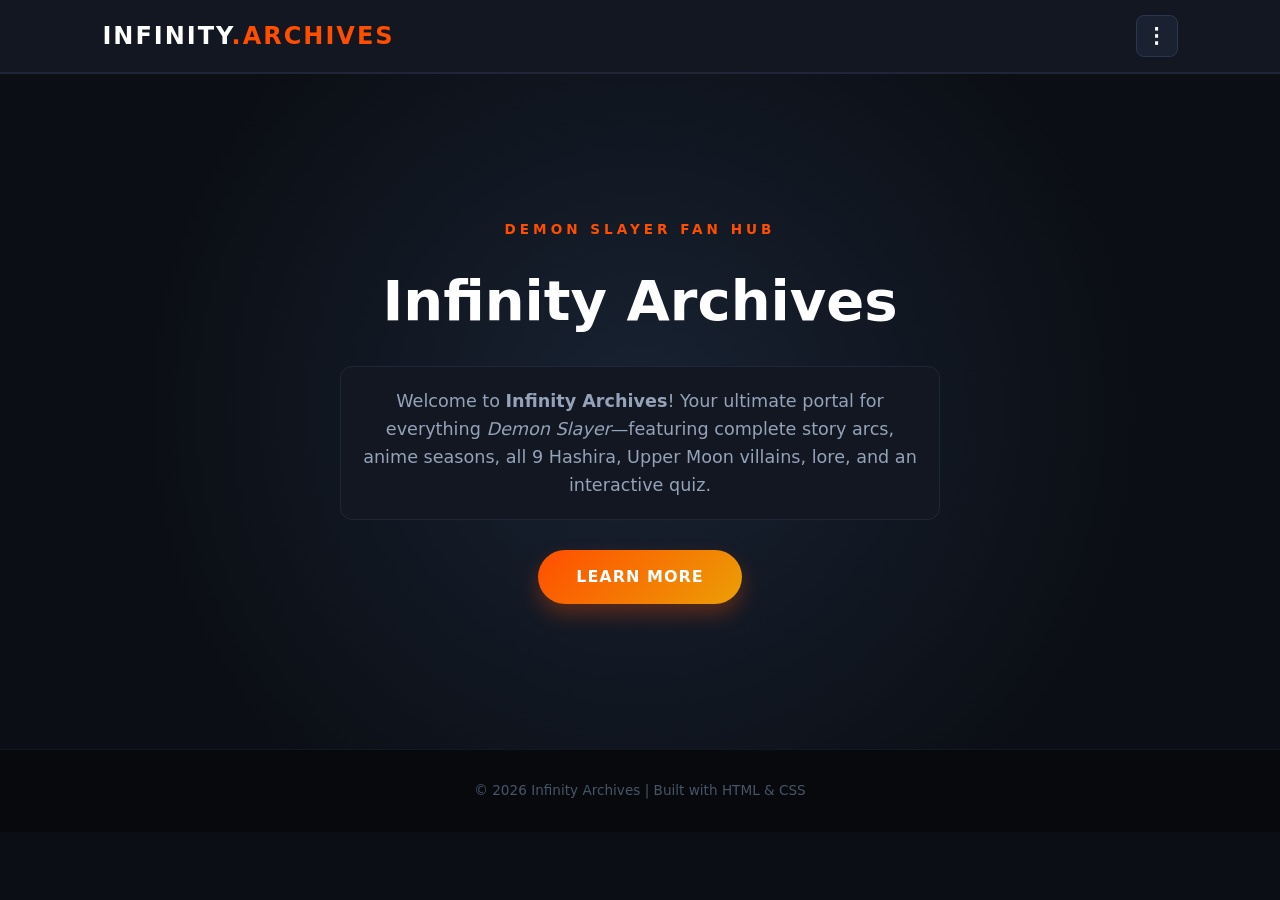
<file: index.html>
<!DOCTYPE html>
<html lang="en">
<head>
    <meta name="google-site-verification" content="c5xThpXxSYisRHomg71bIQ9rgOEVwVS7RAkMofH9V2M" />
    <meta name="google-site-verification" content="c5xThpXxSYisRHomg71bIQ9rgOEVwVS7RAkMofH9V2M" />
    <meta name="description" content="Step into the world of Demon Slayer! Explore lore, Hashira stats, breathing styles, and interactive quizzes in the ultimate Infinity Archive.">
    <meta charset="UTF-8">
    <meta name="viewport" content="width=device-width, initial-scale=1.0">
    <title>Infinity Archives | Demon Slayer</title>
    <link rel="stylesheet" href="style2.css">
</head>
<body>

    <nav class="navbar">
        <div class="logo">Infinity<span>.Archives</span></div>
        <div class="three-dots-container">
            <button class="three-dots-btn">&#8285;</button>
            <div class="dropdown-menu">
                <a href="dm.html">Home</a>
                <a href="learnmore2.html">Explore Hub</a>
            </div>
        </div>
    </nav>

    <header class="hero">
        <span class="hero-subtitle">Demon Slayer Fan Hub</span>
        <h1>Infinity Archives</h1>
        
        <div class="hero-text">
            <p>Welcome to <strong>Infinity Archives</strong>! Your ultimate portal for everything <em>Demon Slayer</em>—featuring complete story arcs, anime seasons, all 9 Hashira, Upper Moon villains, lore, and an interactive quiz.</p>
        </div>

        <a href="learnmore2.html" class="btn-learn-more">Learn More</a>
    </header>

    <footer>
        <p>&copy; 2026 Infinity Archives | Built with HTML & CSS</p>
    </footer>

</body>
</html>
</file>
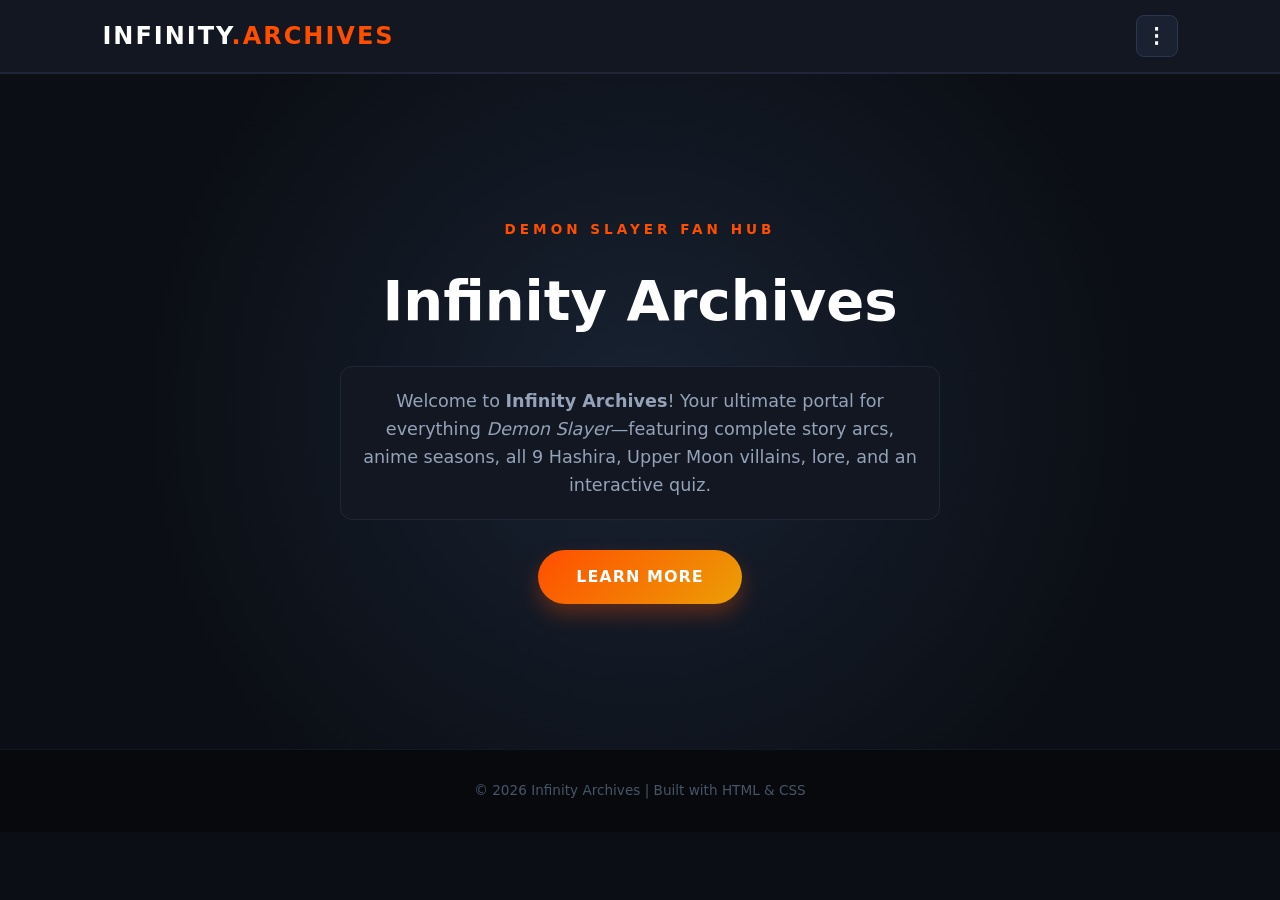
<file: dm.html>
<!DOCTYPE html>
<html lang="en">
<head>
    <meta name="description" content="Step into the world of Demon Slayer! Explore lore, Hashira stats, breathing styles, and interactive quizzes in the ultimate Infinity Archive.">
    <meta charset="UTF-8">
    <meta name="viewport" content="width=device-width, initial-scale=1.0">
    <title>Infinity Archives | Demon Slayer</title>
    <link rel="stylesheet" href="style2.css">
</head>
<body>

    <nav class="navbar">
        <div class="logo">Infinity<span>.Archives</span></div>
        <div class="three-dots-container">
            <button class="three-dots-btn">&#8285;</button>
            <div class="dropdown-menu">
                <a href="dm.html">Home</a>
                <a href="learnmore2.html">Explore Hub</a>
            </div>
        </div>
    </nav>

    <header class="hero">
        <span class="hero-subtitle">Demon Slayer Fan Hub</span>
        <h1>Infinity Archives</h1>
        
        <div class="hero-text">
            <p>Welcome to <strong>Infinity Archives</strong>! Your ultimate portal for everything <em>Demon Slayer</em>—featuring complete story arcs, anime seasons, all 9 Hashira, Upper Moon villains, lore, and an interactive quiz.</p>
        </div>

        <a href="learnmore2.html" class="btn-learn-more">Learn More</a>
    </header>

    <footer>
        <p>&copy; 2026 Infinity Archives | Built with HTML & CSS</p>
    </footer>

</body>
</html>
</file>
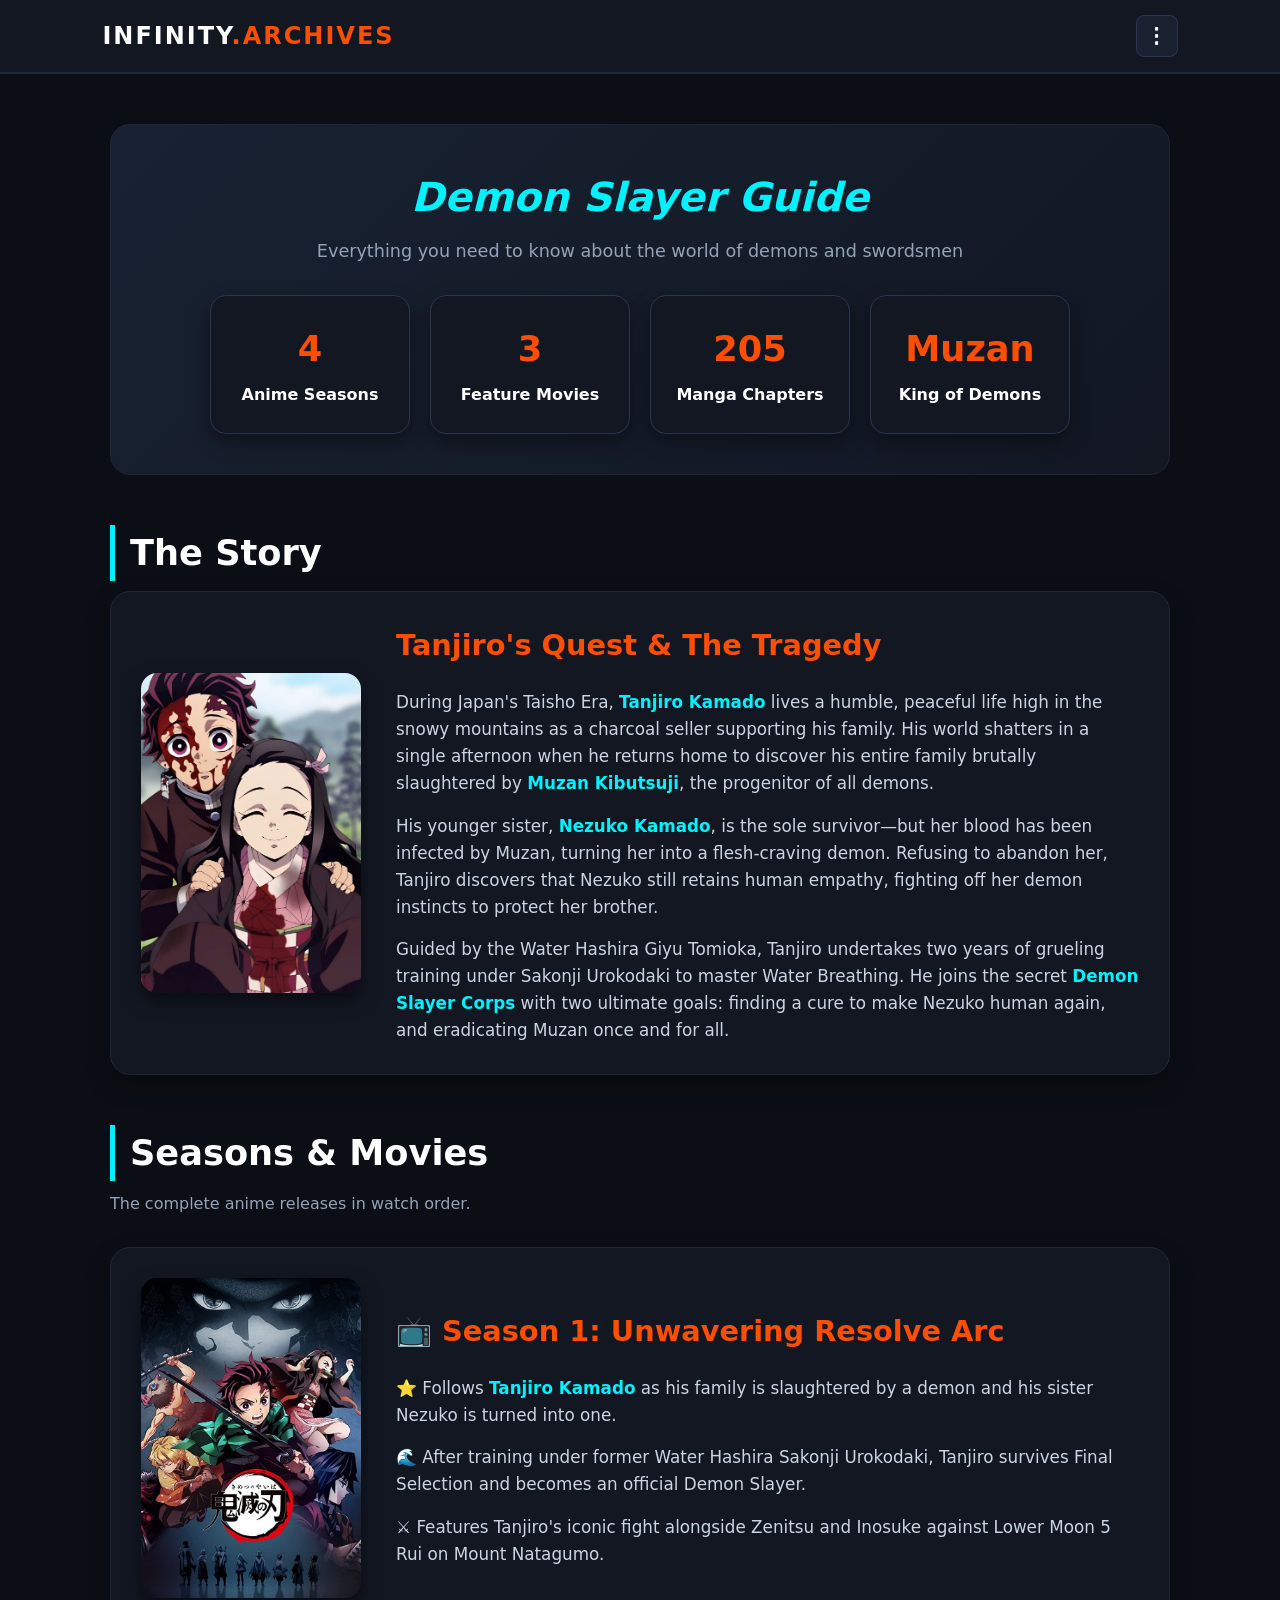
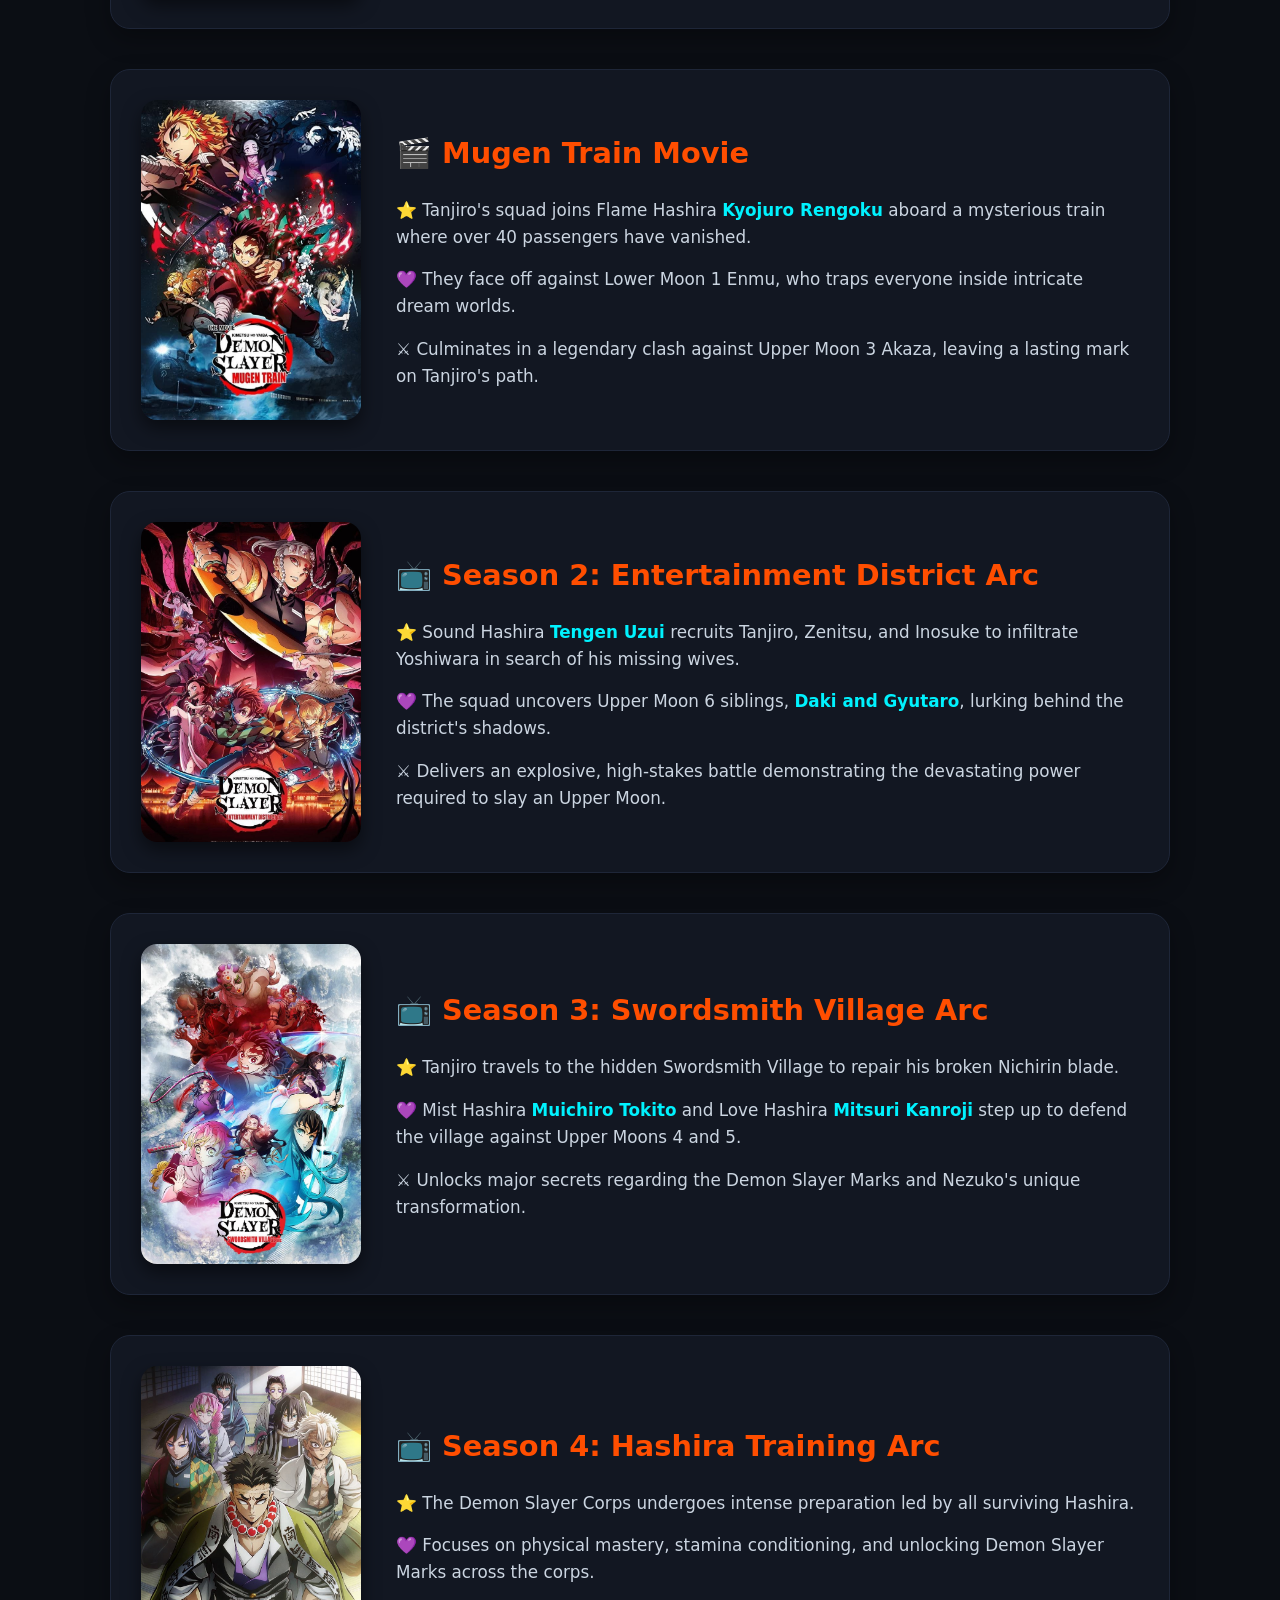
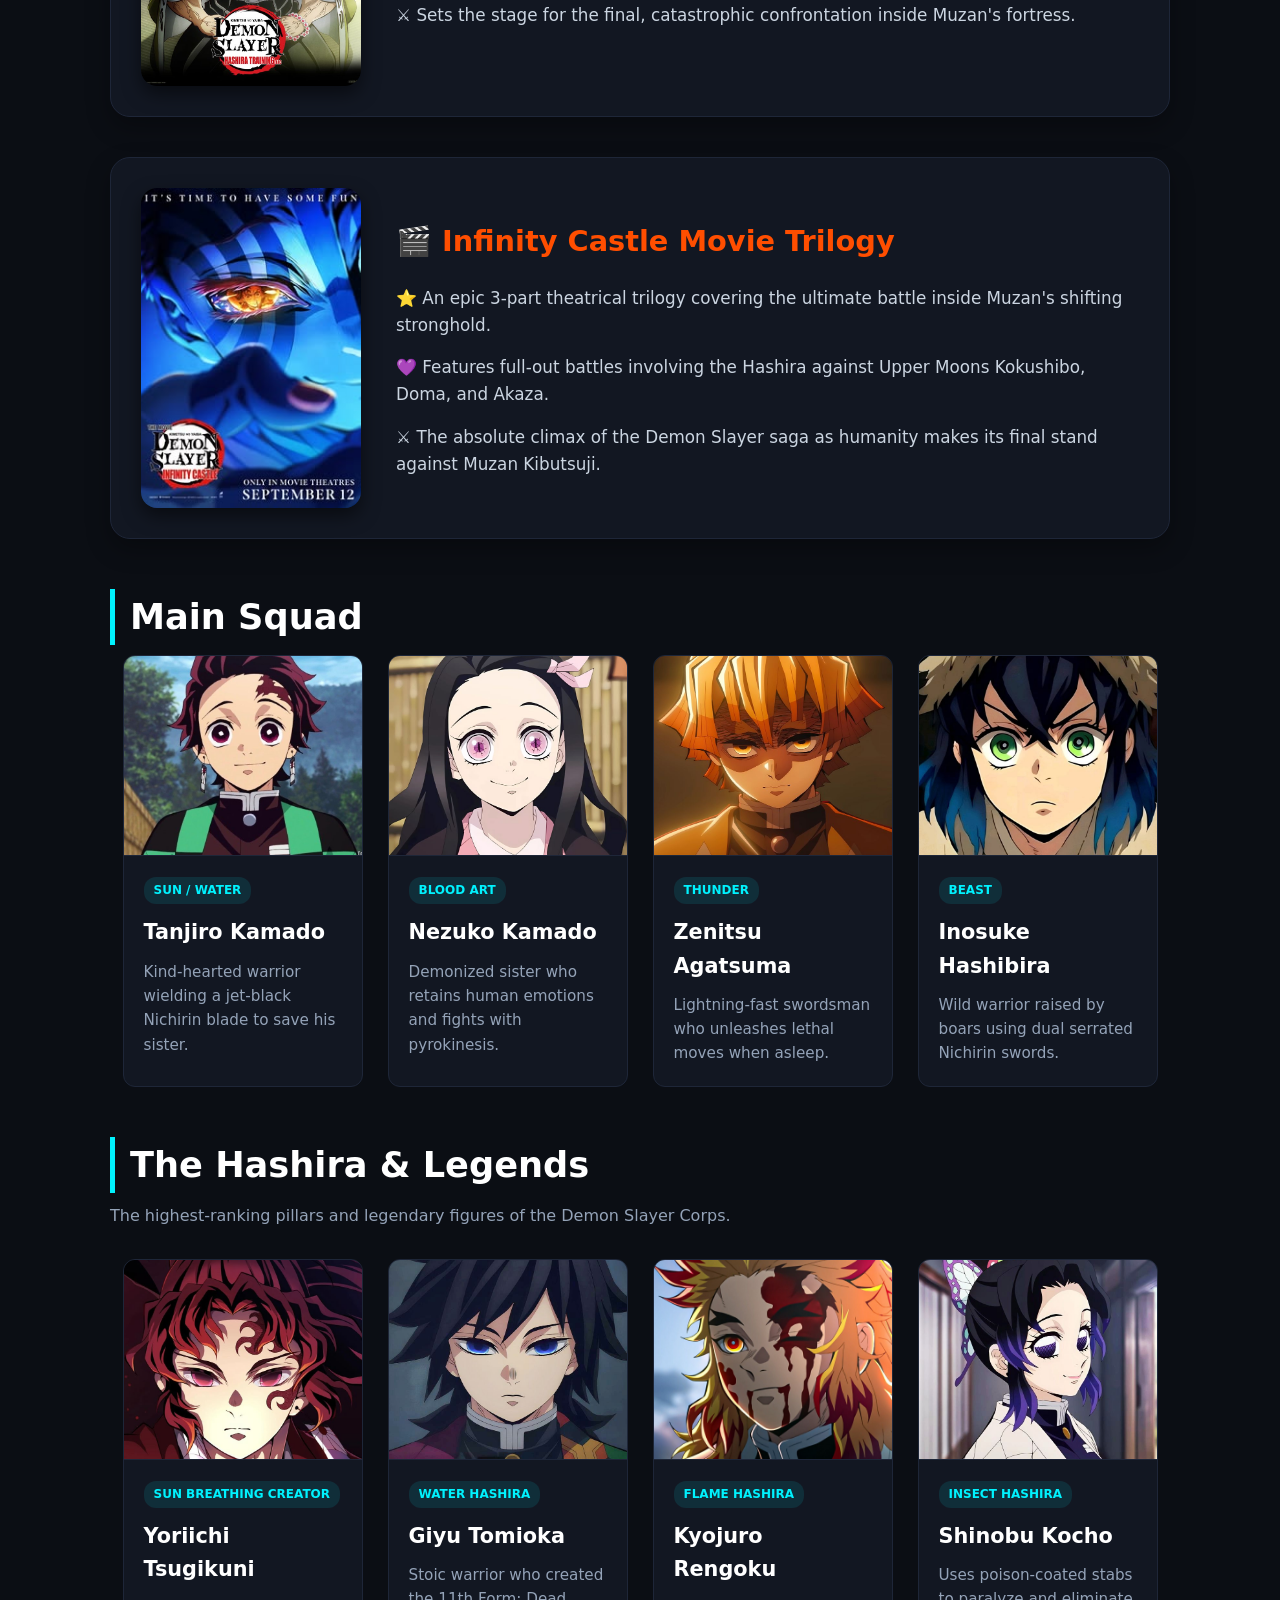
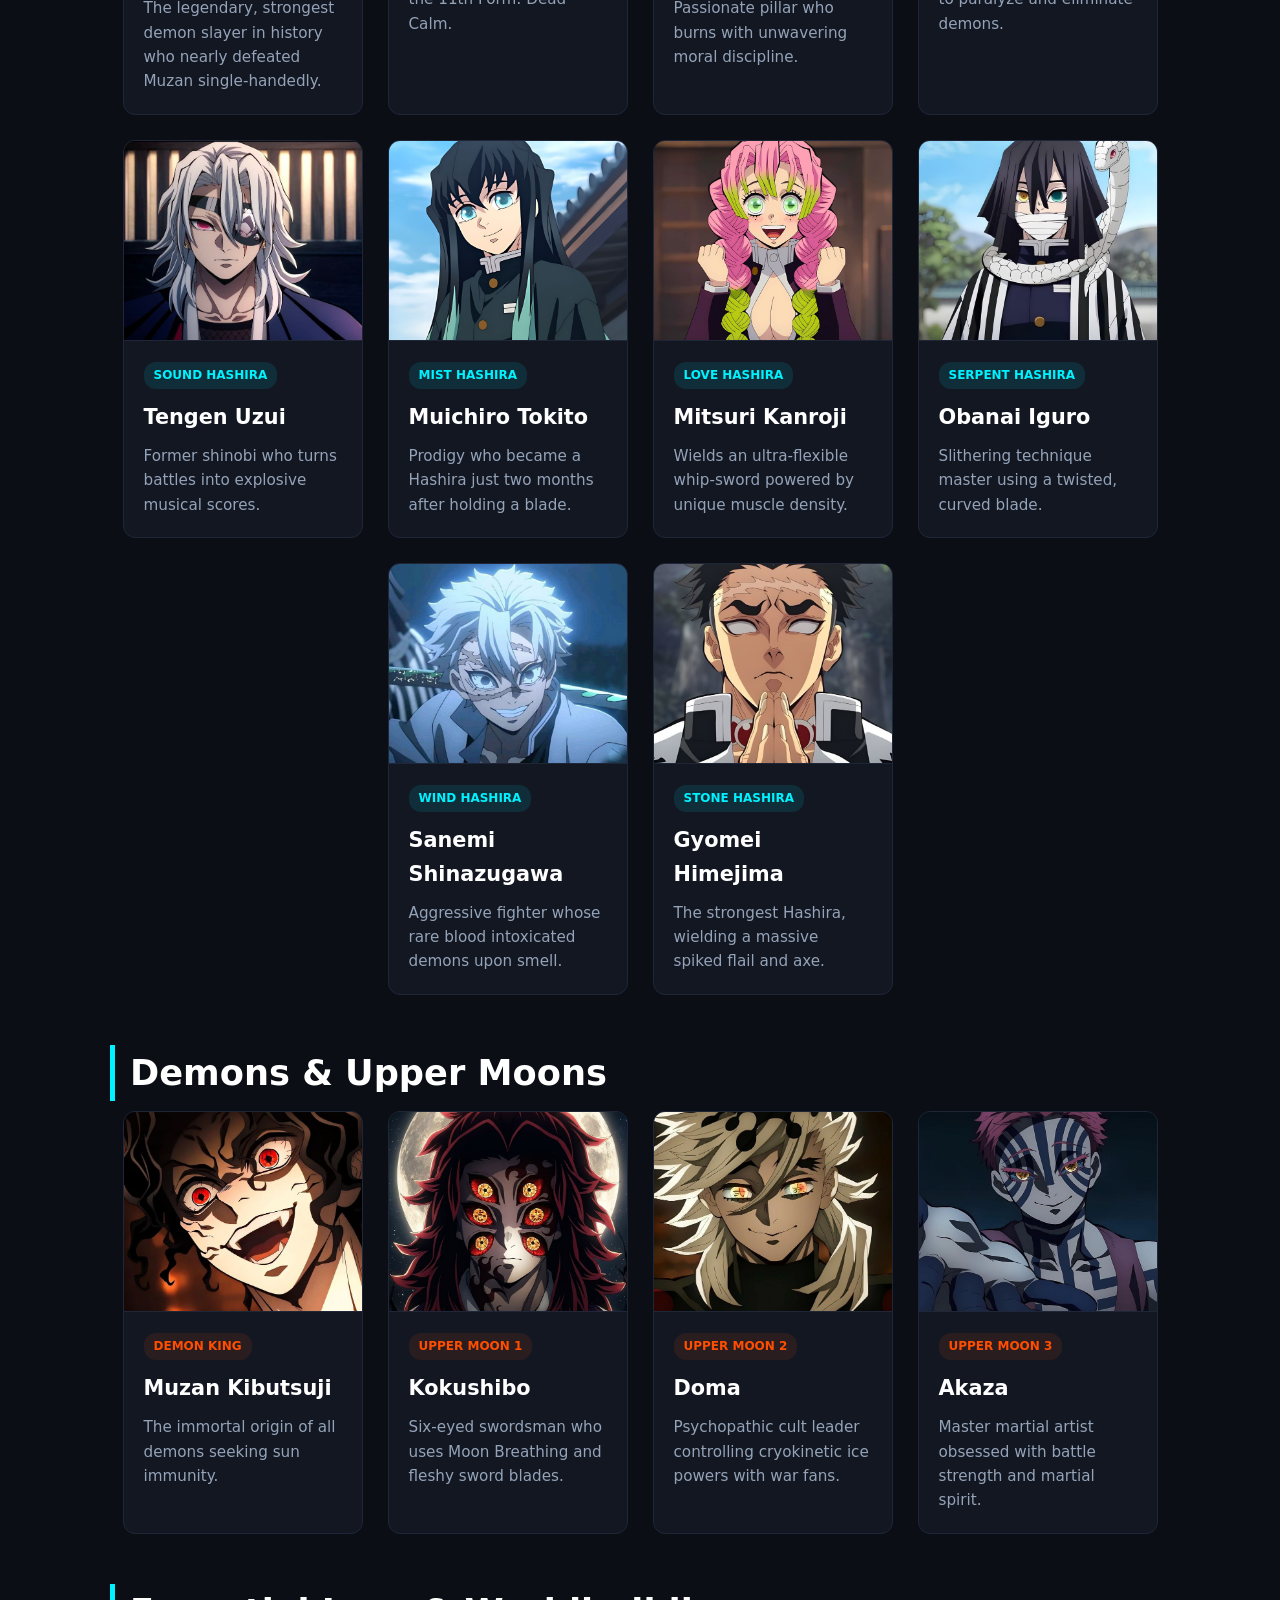
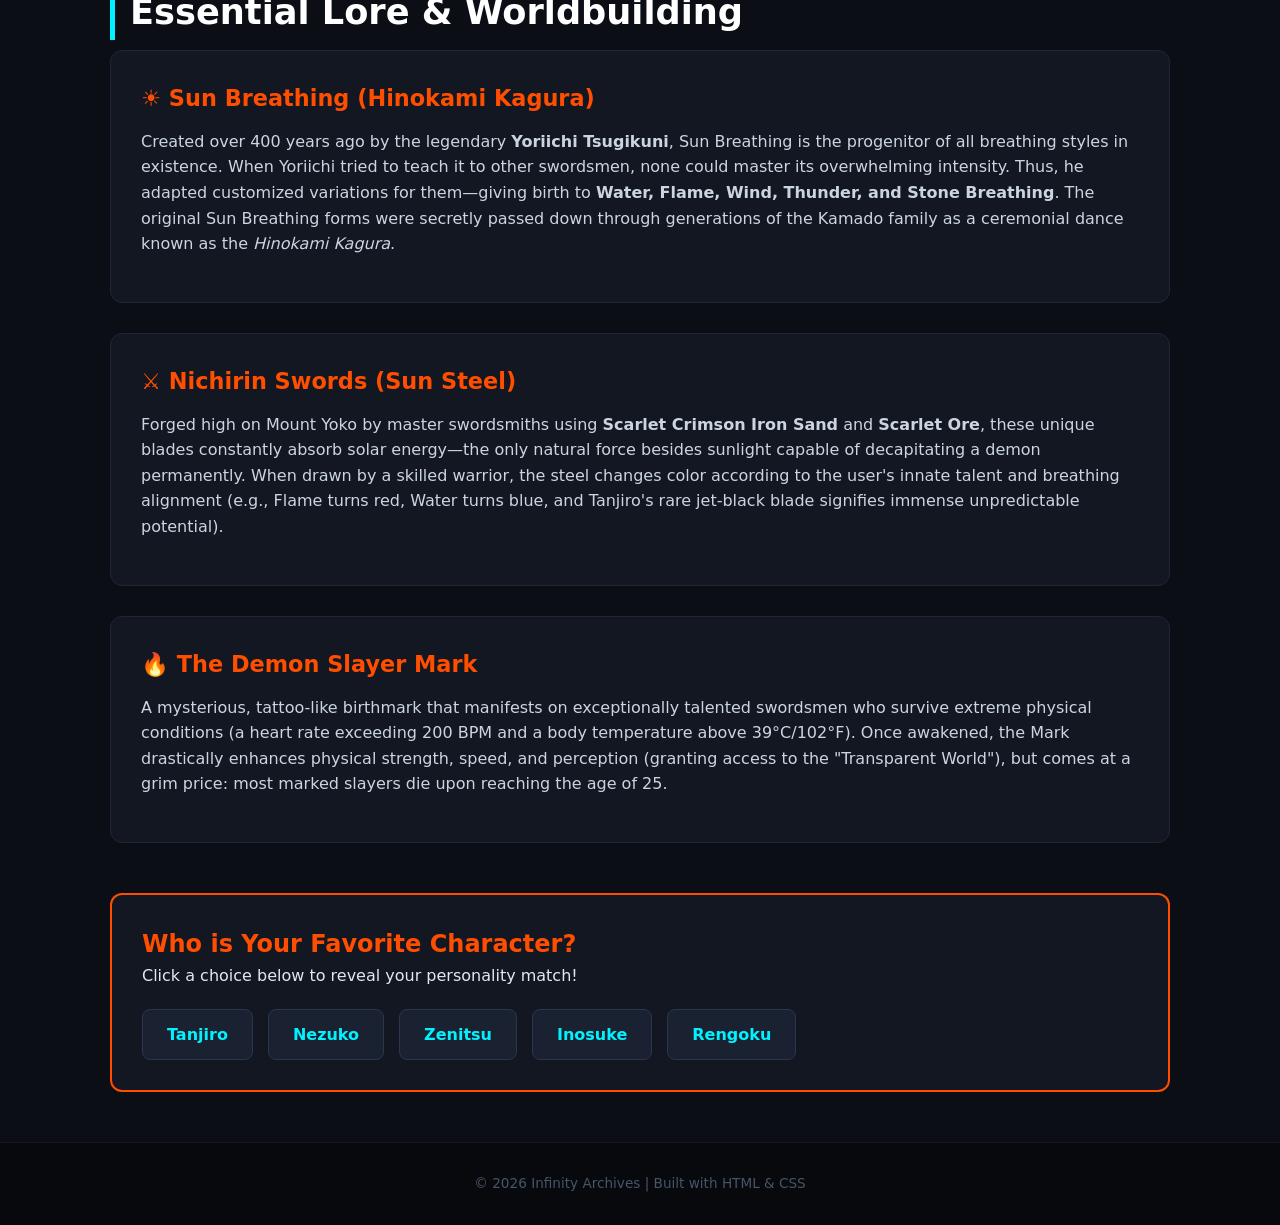
<file: learnmore2.html>
<!DOCTYPE html>
<html lang="en">
<head>
    <meta name="description" content="Step into the world of Demon Slayer! Explore lore, Hashira stats, breathing styles, and interactive quizzes in the ultimate Infinity Archive.">
    <meta charset="UTF-8">
    <meta name="viewport" content="width=device-width, initial-scale=1.0">
    <title>Learn More | Infinity Archives</title>
    <link rel="stylesheet" href="style2.css">
</head>
<body>

    <nav class="navbar">
        <div class="logo">Infinity<span>.Archives</span></div>
        
        <div class="three-dots-container">
            <button class="three-dots-btn">&#8285;</button>
            <div class="dropdown-menu">
                <a href="dm.html">Home Landing Page</a>
                <a href="#stats">Stats</a>
                <a href="#story">The Story</a>
                <a href="#seasons">Seasons & Movies</a>
                <a href="#main-chars">Main Squad</a>
                <a href="#hashira">The Hashira & Legends</a>
                <a href="#villains">Upper Moon Villains</a>
                <a href="#lore">Lore</a>
                <a href="#quiz">Character Quiz</a>
            </div>
        </div>
    </nav>

    <main class="container">

        <!-- STATS BANNER -->
        <section id="stats" class="stats-banner">
            <h2>Demon Slayer Guide</h2>
            <p>Everything you need to know about the world of demons and swordsmen</p>
            
            <div class="stats-grid">
                <div class="stat-box">
                    <span class="stat-number">4</span>
                    <span class="stat-label">Anime Seasons</span>
                </div>
                <div class="stat-box">
                    <span class="stat-number">3</span>
                    <span class="stat-label">Feature Movies</span>
                </div>
                <div class="stat-box">
                    <span class="stat-number">205</span>
                    <span class="stat-label">Manga Chapters</span>
                </div>
                <div class="stat-box">
                    <span class="stat-number">Muzan</span>
                    <span class="stat-label">King of Demons</span>
                </div>
            </div>
        </section>
        
        <!-- STORY SECTION (EXPANDED WITH PHOTO) -->
        <section id="story">
            <h2 class="section-title">The Story</h2>
            <div class="feature-row">
                <img src="story.jpg" alt="Tanjiro and Nezuko" class="feature-img">
                <div class="feature-content">
                    <h3>Tanjiro's Quest & The Tragedy</h3>
                    <p>During Japan's Taisho Era, <strong>Tanjiro Kamado</strong> lives a humble, peaceful life high in the snowy mountains as a charcoal seller supporting his family. His world shatters in a single afternoon when he returns home to discover his entire family brutally slaughtered by <strong>Muzan Kibutsuji</strong>, the progenitor of all demons.</p>
                    <p>His younger sister, <strong>Nezuko Kamado</strong>, is the sole survivor—but her blood has been infected by Muzan, turning her into a flesh-craving demon. Refusing to abandon her, Tanjiro discovers that Nezuko still retains human empathy, fighting off her demon instincts to protect her brother.</p>
                    <p>Guided by the Water Hashira Giyu Tomioka, Tanjiro undertakes two years of grueling training under Sakonji Urokodaki to master Water Breathing. He joins the secret <strong>Demon Slayer Corps</strong> with two ultimate goals: finding a cure to make Nezuko human again, and eradicating Muzan once and for all.</p>
                </div>
            </div>
        </section>
        <!-- SEASONS & MOVIES -->
       <!-- SEASONS & MOVIES (FEATURE ROWS) -->
        <section id="seasons">
            <h2 class="section-title">Seasons & Movies</h2>
            <p class="section-desc">The complete anime releases in watch order.</p>
            
            <div class="seasons-container">
                
                <!-- Season 1 -->
                <div class="feature-row">
                    <img src="season1.jpg" alt="Season 1" class="feature-img">
                    <div class="feature-content">
                        <h3>📺 Season 1: Unwavering Resolve Arc</h3>
                        <p>⭐ Follows <strong>Tanjiro Kamado</strong> as his family is slaughtered by a demon and his sister Nezuko is turned into one.</p>
                        <p>🌊 After training under former Water Hashira Sakonji Urokodaki, Tanjiro survives Final Selection and becomes an official Demon Slayer.</p>
                        <p>⚔️ Features Tanjiro's iconic fight alongside Zenitsu and Inosuke against Lower Moon 5 Rui on Mount Natagumo.</p>
                    </div>
                </div>

                <!-- Mugen Train Movie -->
                <div class="feature-row">
                    <img src="mugen_train.jpg" alt="Mugen Train" class="feature-img">
                    <div class="feature-content">
                        <h3>🎬 Mugen Train Movie</h3>
                        <p>⭐ Tanjiro's squad joins Flame Hashira <strong>Kyojuro Rengoku</strong> aboard a mysterious train where over 40 passengers have vanished.</p>
                        <p>💜 They face off against Lower Moon 1 Enmu, who traps everyone inside intricate dream worlds.</p>
                        <p>⚔️ Culminates in a legendary clash against Upper Moon 3 Akaza, leaving a lasting mark on Tanjiro's path.</p>
                    </div>
                </div>

                <!-- Season 2 -->
                <div class="feature-row">
                    <img src="season2.jpg" alt="Season 2" class="feature-img">
                    <div class="feature-content">
                        <h3>📺 Season 2: Entertainment District Arc</h3>
                        <p>⭐ Sound Hashira <strong>Tengen Uzui</strong> recruits Tanjiro, Zenitsu, and Inosuke to infiltrate Yoshiwara in search of his missing wives.</p>
                        <p>💜 The squad uncovers Upper Moon 6 siblings, <strong>Daki and Gyutaro</strong>, lurking behind the district's shadows.</p>
                        <p>⚔️ Delivers an explosive, high-stakes battle demonstrating the devastating power required to slay an Upper Moon.</p>
                    </div>
                </div>

                <!-- Season 3 -->
                <div class="feature-row">
                    <img src="season3.jpg" alt="Season 3" class="feature-img">
                    <div class="feature-content">
                        <h3>📺 Season 3: Swordsmith Village Arc</h3>
                        <p>⭐ Tanjiro travels to the hidden Swordsmith Village to repair his broken Nichirin blade.</p>
                        <p>💜 Mist Hashira <strong>Muichiro Tokito</strong> and Love Hashira <strong>Mitsuri Kanroji</strong> step up to defend the village against Upper Moons 4 and 5.</p>
                        <p>⚔️ Unlocks major secrets regarding the Demon Slayer Marks and Nezuko's unique transformation.</p>
                    </div>
                </div>

                <!-- Season 4 -->
                <div class="feature-row">
                    <img src="season4.jpg" alt="Season 4" class="feature-img">
                    <div class="feature-content">
                        <h3>📺 Season 4: Hashira Training Arc</h3>
                        <p>⭐ The Demon Slayer Corps undergoes intense preparation led by all surviving Hashira.</p>
                        <p>💜 Focuses on physical mastery, stamina conditioning, and unlocking Demon Slayer Marks across the corps.</p>
                        <p>⚔️ Sets the stage for the final, catastrophic confrontation inside Muzan's fortress.</p>
                    </div>
                </div>

                <!-- Infinity Castle Trilogy -->
                <div class="feature-row">
                    <img src="trilogy.jpg" alt="Infinity Castle" class="feature-img">
                    <div class="feature-content">
                        <h3>🎬 Infinity Castle Movie Trilogy</h3>
                        <p>⭐ An epic 3-part theatrical trilogy covering the ultimate battle inside Muzan's shifting stronghold.</p>
                        <p>💜 Features full-out battles involving the Hashira against Upper Moons Kokushibo, Doma, and Akaza.</p>
                        <p>⚔️ The absolute climax of the Demon Slayer saga as humanity makes its final stand against Muzan Kibutsuji.</p>
                    </div>
                </div>

            </div>
        </section>

        <!-- MAIN CHARACTERS -->
        <section id="main-chars">
            <h2 class="section-title">Main Squad</h2>
            <div class="grid">
                <div class="card">
                    <img src="tanjiro.jpg" alt="Tanjiro" class="card-img">
                    <div class="card-body">
                        <span class="card-tag">Sun / Water</span>
                        <h3>Tanjiro Kamado</h3>
                        <p>Kind-hearted warrior wielding a jet-black Nichirin blade to save his sister.</p>
                    </div>
                </div>

                <div class="card">
                    <img src="nezuko.jpg" alt="Nezuko" class="card-img">
                    <div class="card-body">
                        <span class="card-tag">Blood Art</span>
                        <h3>Nezuko Kamado</h3>
                        <p>Demonized sister who retains human emotions and fights with pyrokinesis.</p>
                    </div>
                </div>

                <div class="card">
                    <img src="zenitsu.jpg" alt="Zenitsu" class="card-img">
                    <div class="card-body">
                        <span class="card-tag">Thunder</span>
                        <h3>Zenitsu Agatsuma</h3>
                        <p>Lightning-fast swordsman who unleashes lethal moves when asleep.</p>
                    </div>
                </div>

                <div class="card">
                    <img src="inosuke.jpg" alt="Inosuke" class="card-img">
                    <div class="card-body">
                        <span class="card-tag">Beast</span>
                        <h3>Inosuke Hashibira</h3>
                        <p>Wild warrior raised by boars using dual serrated Nichirin swords.</p>
                    </div>
                </div>
            </div>
        </section>

        <!-- HASHIRA & LEGENDS -->
        <section id="hashira">
            <h2 class="section-title">The Hashira & Legends</h2>
            <p class="section-desc">The highest-ranking pillars and legendary figures of the Demon Slayer Corps.</p>
            <div class="grid">
                
                <div class="card">
                    <img src="yoriichi.jpg" alt="Yoriichi" class="card-img">
                    <div class="card-body">
                        <span class="card-tag">Sun Breathing Creator</span>
                        <h3>Yoriichi Tsugikuni</h3>
                        <p>The legendary, strongest demon slayer in history who nearly defeated Muzan single-handedly.</p>
                    </div>
                </div>

                <div class="card">
                    <img src="giyu.jpg" alt="Giyu" class="card-img">
                    <div class="card-body">
                        <span class="card-tag">Water Hashira</span>
                        <h3>Giyu Tomioka</h3>
                        <p>Stoic warrior who created the 11th Form: Dead Calm.</p>
                    </div>
                </div>

                <div class="card">
                    <img src="rengoku.jpg" alt="Rengoku" class="card-img">
                    <div class="card-body">
                        <span class="card-tag">Flame Hashira</span>
                        <h3>Kyojuro Rengoku</h3>
                        <p>Passionate pillar who burns with unwavering moral discipline.</p>
                    </div>
                </div>

                <div class="card">
                    <img src="shinobu.jpg" alt="Shinobu" class="card-img">
                    <div class="card-body">
                        <span class="card-tag">Insect Hashira</span>
                        <h3>Shinobu Kocho</h3>
                        <p>Uses poison-coated stabs to paralyze and eliminate demons.</p>
                    </div>
                </div>

                <div class="card">
                    <img src="tengen.jpg" alt="Tengen" class="card-img">
                    <div class="card-body">
                        <span class="card-tag">Sound Hashira</span>
                        <h3>Tengen Uzui</h3>
                        <p>Former shinobi who turns battles into explosive musical scores.</p>
                    </div>
                </div>

                <div class="card">
                    <img src="muichiro.jpg" alt="Muichiro" class="card-img">
                    <div class="card-body">
                        <span class="card-tag">Mist Hashira</span>
                        <h3>Muichiro Tokito</h3>
                        <p>Prodigy who became a Hashira just two months after holding a blade.</p>
                    </div>
                </div>

                <div class="card">
                    <img src="mitsuri.jpg" alt="Mitsuri" class="card-img">
                    <div class="card-body">
                        <span class="card-tag">Love Hashira</span>
                        <h3>Mitsuri Kanroji</h3>
                        <p>Wields an ultra-flexible whip-sword powered by unique muscle density.</p>
                    </div>
                </div>

                <div class="card">
                    <img src="obanai.jpg" alt="Obanai" class="card-img">
                    <div class="card-body">
                        <span class="card-tag">Serpent Hashira</span>
                        <h3>Obanai Iguro</h3>
                        <p>Slithering technique master using a twisted, curved blade.</p>
                    </div>
                </div>

                <div class="card">
                    <img src="sanemi.jpg" alt="Sanemi" class="card-img">
                    <div class="card-body">
                        <span class="card-tag">Wind Hashira</span>
                        <h3>Sanemi Shinazugawa</h3>
                        <p>Aggressive fighter whose rare blood intoxicated demons upon smell.</p>
                    </div>
                </div>

                <div class="card">
                    <img src="gyomei.jpg" alt="Gyomei" class="card-img">
                    <div class="card-body">
                        <span class="card-tag">Stone Hashira</span>
                        <h3>Gyomei Himejima</h3>
                        <p>The strongest Hashira, wielding a massive spiked flail and axe.</p>
                    </div>
                </div>

            </div>
        </section>

        <!-- VILLAINS & DEMONS -->
        <section id="villains">
            <h2 class="section-title">Demons & Upper Moons</h2>
            <div class="grid">
                
                <div class="card">
                    <img src="muzan.jpg" alt="Muzan" class="card-img">
                    <div class="card-body">
                        <span class="card-tag demon">Demon King</span>
                        <h3>Muzan Kibutsuji</h3>
                        <p>The immortal origin of all demons seeking sun immunity.</p>
                    </div>
                </div>

                <div class="card">
                    <img src="kokushibo.jpg" alt="Kokushibo" class="card-img">
                    <div class="card-body">
                        <span class="card-tag demon">Upper Moon 1</span>
                        <h3>Kokushibo</h3>
                        <p>Six-eyed swordsman who uses Moon Breathing and fleshy sword blades.</p>
                    </div>
                </div>

                <div class="card">
                    <img src="doma.jpg" alt="Doma" class="card-img">
                    <div class="card-body">
                        <span class="card-tag demon">Upper Moon 2</span>
                        <h3>Doma</h3>
                        <p>Psychopathic cult leader controlling cryokinetic ice powers with war fans.</p>
                    </div>
                </div>

                <div class="card">
                    <img src="akaza.jpg" alt="Akaza" class="card-img">
                    <div class="card-body">
                        <span class="card-tag demon">Upper Moon 3</span>
                        <h3>Akaza</h3>
                        <p>Master martial artist obsessed with battle strength and martial spirit.</p>
                    </div>
                </div>

            </div>
        </section>

        <!-- LORE SECTION (DEEPER DETAILS) -->
        <section id="lore">
            <h2 class="section-title">Essential Lore & Worldbuilding</h2>
            
            <div class="story-box">
                <h3>☀️ Sun Breathing (Hinokami Kagura)</h3>
                <p>Created over 400 years ago by the legendary <strong>Yoriichi Tsugikuni</strong>, Sun Breathing is the progenitor of all breathing styles in existence. When Yoriichi tried to teach it to other swordsmen, none could master its overwhelming intensity. Thus, he adapted customized variations for them—giving birth to <strong>Water, Flame, Wind, Thunder, and Stone Breathing</strong>. The original Sun Breathing forms were secretly passed down through generations of the Kamado family as a ceremonial dance known as the <em>Hinokami Kagura</em>.</p>
            </div>

            <div class="story-box">
                <h3>⚔️ Nichirin Swords (Sun Steel)</h3>
                <p>Forged high on Mount Yoko by master swordsmiths using <strong>Scarlet Crimson Iron Sand</strong> and <strong>Scarlet Ore</strong>, these unique blades constantly absorb solar energy—the only natural force besides sunlight capable of decapitating a demon permanently. When drawn by a skilled warrior, the steel changes color according to the user's innate talent and breathing alignment (e.g., Flame turns red, Water turns blue, and Tanjiro's rare jet-black blade signifies immense unpredictable potential).</p>
            </div>

            <div class="story-box">
                <h3>🔥 The Demon Slayer Mark</h3>
                <p>A mysterious, tattoo-like birthmark that manifests on exceptionally talented swordsmen who survive extreme physical conditions (a heart rate exceeding 200 BPM and a body temperature above 39°C/102°F). Once awakened, the Mark drastically enhances physical strength, speed, and perception (granting access to the "Transparent World"), but comes at a grim price: most marked slayers die upon reaching the age of 25.</p>
            </div>
        </section>
        <!-- INTERACTIVE QUIZ -->
        <section id="quiz">
            <div class="quiz-container">
                <h2 style="color: #ff4e00;">Who is Your Favorite Character?</h2>
                <p>Click a choice below to reveal your personality match!</p>
                
                <div class="quiz-options">
                    <a href="#ans-tanjiro" class="quiz-btn">Tanjiro</a>
                    <a href="#ans-nezuko" class="quiz-btn">Nezuko</a>
                    <a href="#ans-zenitsu" class="quiz-btn">Zenitsu</a>
                    <a href="#ans-inosuke" class="quiz-btn">Inosuke</a>
                    <a href="#ans-rengoku" class="quiz-btn">Rengoku</a>
                </div>

                <div id="ans-tanjiro" class="quiz-result">
                    <h3 style="color:#00f2fe;">Great Choice! You Chose Tanjiro Kamado 🌊</h3>
                    <p><strong>Characteristics:</strong> Compassionate, resilient, hardworking, and deeply protective of loved ones!</p>
                </div>

                <div id="ans-nezuko" class="quiz-result">
                    <h3 style="color:#00f2fe;">Great Choice! You Chose Nezuko Kamado 🎀</h3>
                    <p><strong>Characteristics:</strong> Loyal, peaceful, fiercely protective, and possessing quiet strength!</p>
                </div>

                <div id="ans-zenitsu" class="quiz-result">
                    <h3 style="color:#00f2fe;">Great Choice! You Chose Zenitsu Agatsuma ⚡</h3>
                    <p><strong>Characteristics:</strong> Cautious and modest, but unstoppable when you focus your true talent!</p>
                </div>

                <div id="ans-inosuke" class="quiz-result">
                    <h3 style="color:#00f2fe;">Great Choice! You Chose Inosuke Hashibira 🐗</h3>
                    <p><strong>Characteristics:</strong> Bold, adventurous, competitive, and never afraid of a challenge!</p>
                </div>

                <div id="ans-rengoku" class="quiz-result">
                    <h3 style="color:#00f2fe;">Great Choice! You Chose Kyojuro Rengoku 🔥</h3>
                    <p><strong>Characteristics:</strong> Energetic, honorable, optimistic, and an inspiration to everyone around you!</p>
                </div>
            </div>
        </section>

    </main>

    <footer>
        <p>&copy; 2026 Infinity Archives | Built with HTML & CSS</p>
    </footer>

</body>
</html>
</file>
<file: style2.css>
* {
    box-sizing: border-box;
    margin: 0;
    padding: 0;
    scroll-behavior: smooth;
}

body {
    font-family: 'Segoe UI', system-ui, -apple-system, sans-serif;
    background-color: #0b0e14;
    color: #e2e8f0;
    line-height: 1.6;
}

/* NAVBAR & THREE DOTS MENU */
.navbar {
    display: flex;
    justify-content: space-between;
    align-items: center;
    padding: 15px 8%;
    background-color: #121722;
    border-bottom: 2px solid #1e2638;
    position: sticky;
    top: 0;
    z-index: 1000;
}

.logo {
    font-size: 1.5rem;
    font-weight: 800;
    letter-spacing: 2px;
    color: #ffffff;
    text-transform: uppercase;
}

.logo span {
    color: #ff4e00;
}

.three-dots-container {
    position: relative;
    display: inline-block;
}

.three-dots-btn {
    background: #1a2232;
    color: #ffffff;
    border: 1px solid #2a364f;
    border-radius: 8px;
    font-size: 1.8rem;
    width: 42px;
    height: 42px;
    display: flex;
    align-items: center;
    justify-content: center;
    cursor: pointer;
    transition: all 0.3s ease;
}

.three-dots-btn:hover {
    background-color: #ff4e00;
    border-color: #ff4e00;
}

.dropdown-menu {
    display: none;
    position: absolute;
    right: 0;
    top: 50px;
    background-color: #121722;
    min-width: 220px;
    box-shadow: 0 10px 25px rgba(0,0,0,0.7);
    border: 1px solid #1e2638;
    border-radius: 8px;
    overflow: hidden;
    z-index: 1001;
}

.three-dots-container:hover .dropdown-menu {
    display: block;
}

.dropdown-menu a {
    color: #94a3b8;
    padding: 12px 18px;
    text-decoration: none;
    display: block;
    font-weight: 600;
    font-size: 0.95rem;
    border-bottom: 1px solid #1a2232;
    transition: background 0.2s, color 0.2s;
}

.dropdown-menu a:hover {
    background-color: #1a2232;
    color: #00f2fe;
}

/* HERO / LANDING STYLES */
.hero {
    min-height: 75vh;
    display: flex;
    flex-direction: column;
    justify-content: center;
    align-items: center;
    text-align: center;
    padding: 40px 20px;
    background: radial-gradient(circle at center, #182232 0%, #0b0e14 70%);
}

.hero-subtitle {
    color: #ff4e00;
    text-transform: uppercase;
    letter-spacing: 4px;
    font-weight: 700;
    font-size: 0.85rem;
    margin-bottom: 15px;
}

.hero h1 {
    font-size: 3.5rem;
    font-weight: 900;
    color: #ffffff;
    margin-bottom: 20px;
}

.hero-text {
    max-width: 600px;
    font-size: 1.1rem;
    color: #94a3b8;
    margin-bottom: 30px;
    text-align: center;
    background: #121722;
    padding: 20px;
    border-radius: 12px;
    border: 1px solid #1e2638;
}

.btn-learn-more {
    display: inline-block;
    padding: 14px 38px;
    background: linear-gradient(135deg, #ff4e00 0%, #ec9f05 100%);
    color: #ffffff;
    text-decoration: none;
    font-weight: 700;
    border-radius: 30px;
    letter-spacing: 1px;
    text-transform: uppercase;
    box-shadow: 0 10px 20px rgba(255, 78, 0, 0.3);
    transition: transform 0.3s ease, box-shadow 0.3s ease;
}

.btn-learn-more:hover {
    transform: translateY(-3px);
    box-shadow: 0 15px 25px rgba(255, 78, 0, 0.5);
}

/* STATS BANNER */
.stats-banner {
    background: linear-gradient(135deg, #182232 0%, #121722 100%);
    border: 1px solid #1e2638;
    border-radius: 20px;
    padding: 40px 20px;
    text-align: center;
    margin-bottom: 50px;
}

.stats-banner h2 {
    font-size: 2.5rem;
    color: #00f2fe;
    font-style: italic;
    font-weight: 900;
    margin-bottom: 8px;
}

.stats-banner p {
    color: #94a3b8;
    margin-bottom: 30px;
    font-size: 1.1rem;
}

.stats-grid {
    display: flex;
    flex-wrap: wrap;
    gap: 20px;
    justify-content: center;
}

.stat-box {
    background-color: #121722;
    border: 1px solid #2a364f;
    border-radius: 16px;
    padding: 25px 15px;
    width: 200px;
    box-shadow: 0 8px 20px rgba(0, 0, 0, 0.4);
    transition: transform 0.3s ease;
}

.stat-box:hover {
    transform: translateY(-5px);
    border-color: #ff4e00;
}

.stat-number {
    font-size: 2.2rem;
    font-weight: 900;
    color: #ff4e00;
    display: block;
    margin-bottom: 5px;
}

.stat-label {
    font-size: 1rem;
    font-weight: 700;
    color: #ffffff;
}

/* CONTENT LAYOUT */
.container {
    max-width: 1100px;
    margin: 50px auto;
    padding: 0 20px;
}

.section-title {
    font-size: 2.2rem;
    color: #ffffff;
    margin-bottom: 10px;
    border-left: 5px solid #00f2fe;
    padding-left: 15px;
    margin-top: 50px;
}

.section-desc {
    color: #94a3b8;
    margin-bottom: 30px;
}

.story-box {
    background-color: #121722;
    border: 1px solid #1e2638;
    border-radius: 12px;
    padding: 30px;
    margin-bottom: 30px;
}

.story-box h3 {
    color: #ff4e00;
    margin-bottom: 12px;
    font-size: 1.4rem;
}

.story-box p {
    color: #cbd5e1;
    margin-bottom: 15px;
}

/* CARDS GRID (FORCE CENTERED ROWS) */
.grid {
    display: flex;
    flex-wrap: wrap;
    justify-content: center; /* Centers leftover cards on bottom rows */
    gap: 25px;
    margin-bottom: 40px;
}

.card {
    background-color: #121722;
    border: 1px solid #1e2638;
    border-radius: 12px;
    overflow: hidden;
    transition: transform 0.3s ease, border-color 0.3s ease, box-shadow 0.3s ease;
    display: flex;
    flex-direction: column;
    width: 240px; /* Consistent card size */
    flex-grow: 0;
}

.card:hover {
    transform: translateY(-7px);
    border-color: #00f2fe;
    box-shadow: 0 10px 20px rgba(0, 242, 254, 0.15);
}

.card-img {
    width: 100%;
    height: 200px;
    object-fit: cover;
    border-bottom: 1px solid #1e2638;
}

.card-body {
    padding: 20px;
    flex-grow: 1;
}

.card-tag {
    display: inline-block;
    font-size: 0.75rem;
    font-weight: 700;
    color: #00f2fe;
    background-color: rgba(0, 242, 254, 0.1);
    padding: 4px 10px;
    border-radius: 12px;
    margin-bottom: 12px;
    text-transform: uppercase;
}

.card-tag.demon {
    color: #ff4e00;
    background-color: rgba(255, 78, 0, 0.1);
}

.card h3 {
    color: #ffffff;
    font-size: 1.3rem;
    margin-bottom: 10px;
}

.card p {
    color: #94a3b8;
    font-size: 0.95rem;
}

/* QUIZ SECTION (NO UNDERLINES & CYAN TEXT) */
.quiz-container {
    background-color: #121722;
    border: 2px solid #ff4e00;
    border-radius: 12px;
    padding: 30px;
    margin-top: 50px;
    margin-bottom: 50px;
}

.quiz-options {
    display: flex;
    flex-wrap: wrap;
    gap: 15px;
    margin-top: 20px;
}

.quiz-btn {
    background-color: #1a2232;
    color: #00f2fe;
    text-decoration: none;
    padding: 12px 24px;
    border: 1px solid #2a364f;
    border-radius: 8px;
    cursor: pointer;
    font-weight: 700;
    transition: all 0.3s;
}

.quiz-btn:hover {
    background-color: #00f2fe;
    color: #0d0f12;
}

.quiz-result {
    display: none;
    margin-top: 20px;
    padding: 20px;
    background-color: #1a2232;
    border-left: 4px solid #00f2fe;
    border-radius: 6px;
}

:target.quiz-result {
    display: block;
}

footer {
    text-align: center;
    padding: 30px;
    background-color: #07090d;
    color: #475569;
    font-size: 0.85rem;
    border-top: 1px solid #121722;
}
/* FEATURE ROWS FOR SEASONS & MOVIES */
.seasons-container {
    display: flex;
    flex-direction: column;
    gap: 40px;
    margin-top: 30px;
    margin-bottom: 50px;
}

.feature-row {
    display: flex;
    align-items: center;
    gap: 35px;
    background-color: #121722;
    border: 1px solid #1e2638;
    border-radius: 20px;
    padding: 30px;
    box-shadow: 0 10px 25px rgba(0, 0, 0, 0.3);
    transition: transform 0.3s ease, border-color 0.3s ease;
}

.feature-row:hover {
    transform: translateY(-4px);
    border-color: #00f2fe;
}

.feature-img {
    width: 220px;
    height: 320px;
    object-fit: cover;
    border-radius: 16px;
    flex-shrink: 0;
    box-shadow: 0 8px 18px rgba(0,0,0,0.5);
}

.feature-content {
    display: flex;
    flex-direction: column;
    gap: 16px;
}

.feature-content h3 {
    font-size: 1.8rem;
    color: #ff4e00;
    margin-bottom: 5px;
}

.feature-content p {
    color: #cbd5e1;
    font-size: 1.05rem;
    line-height: 1.6;
}

.feature-content strong {
    color: #00f2fe;
}

/* Mobile Responsiveness */
@media (max-width: 768px) {
    .feature-row {
        flex-direction: column;
        text-align: center;
    }

    .feature-img {
        width: 100%;
        max-width: 260px;
        height: auto;
    }
}
/* HERO LAYOUT WITH SIDE IMAGE */
.hero-container {
    display: flex;
    align-items: center;
    justify-content: space-between;
    gap: 40px;
    max-width: 1100px;
    margin: 0 auto;
    padding: 60px 20px;
}

.hero-text-box {
    flex: 1;
    text-align: left;
}

.hero-description {
    font-size: 1.1rem;
    color: #94a3b8;
    margin-bottom: 30px;
    background: #121722;
    padding: 20px;
    border-radius: 12px;
    border: 1px solid #1e2638;
}

.hero-img-box {
    flex: 1;
    display: flex;
    justify-content: center;
}

.hero-img {
    width: 100%;
    max-width: 400px;
    height: auto;
    border-radius: 20px;
    border: 2px solid #1e2638;
    box-shadow: 0 15px 30px rgba(0, 0, 0, 0.5);
}

/* Mobile Responsiveness for Hero */
@media (max-width: 768px) {
    .hero-container {
        flex-direction: column;
        text-align: center;
    }

    .hero-text-box {
        text-align: center;
    }
}
</file>
